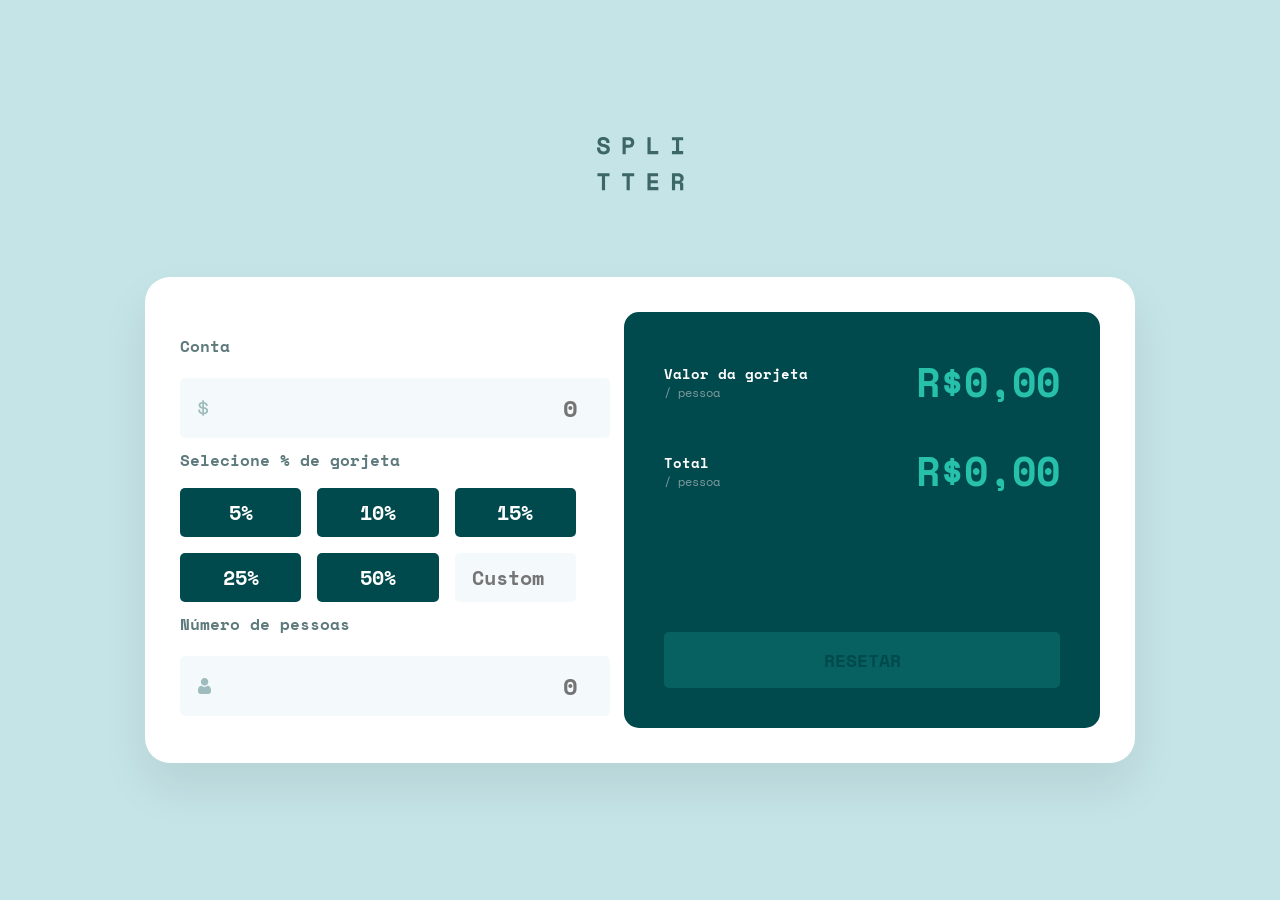
<file: meu-projeto-clone-gorgetas/index.html>
<!doctype html>
<html lang="pt-br">
  <head>
    <meta charset="UTF-8" />
    <meta name="viewport" content="width=device-width, initial-scale=1.0"/>
    <title>Splitter - Calculadora de Gorjetas</title>
    <link href="https://fonts.googleapis.com/css2?family=Space+Mono:wght@700&display=swap" rel="stylesheet"/>
    <link rel="stylesheet" href="style.css"/>
  </head>
  <body>
    <header>
      <img src="assets/logo.svg" alt="SPLITTER"/>
    </header>

    <main class="calculator-card">
      <section class="input-section">
        <div class="input-group">
          <label for="bill" class="icon">Conta</label>
          <div class="input-wrapper">
            <img src="assets/icon-dollar.svg" alt="" class="icon"/>
            <input type="number" id="bill" placeholder="0" step="0.01" min="0"/>
          </div>
        </div>

        <div class="tip-section">
          <p>Selecione % de gorjeta</p>
          <div class="tip-grid">
            <button type="button" class="tip-btn" data-valor="5">5%</button>
            <button type="button" class="tip-btn" data-valor="10">10%</button>
            <button type="button" class="tip-btn" data-valor="15">15%</button>
            <button type="button" class="tip-btn" data-valor="25">25%</button>
            <button type="button" class="tip-btn" data-valor="50">50%</button>
            <input type="number" id="custom-tip" placeholder="Custom"/>
          </div>
        </div>

        <div class="input-group">
          <div class="label-row">
            <label for="people" class="icon">Número de pessoas</label>
            <span class="error-msg" id="error-text">Não pode ser zero</span>
          </div>
          <div class="input-wrapper">
            <img src="assets/icon-person.svg" alt="" class="icon">
            <input type="number" id="people" placeholder="0" min="0"/>
          </div>
        </div>
      </section>

      <section class="results-section">
        <div class="result-row">
          <div class="result-text">
            <p class="title">Valor da gorjeta</p>
            <p class="subtitle">/ pessoa</p>
          </div>
          <div class="amount" id="tip-amount">R$0,00</div>
        </div>

        <div class="result-row">
          <div class="result-text">
            <p class="title">Total</p>
            <p class="subtitle">/ pessoa</p>
          </div>
          <div class="amount" id="total-amount">R$0,00</div>
        </div>

        <button type="button" class="reset-btn">RESETAR</button>
      </section>
    </main>
    <script src="script.js"></script>
  </body>
</html>
</file>
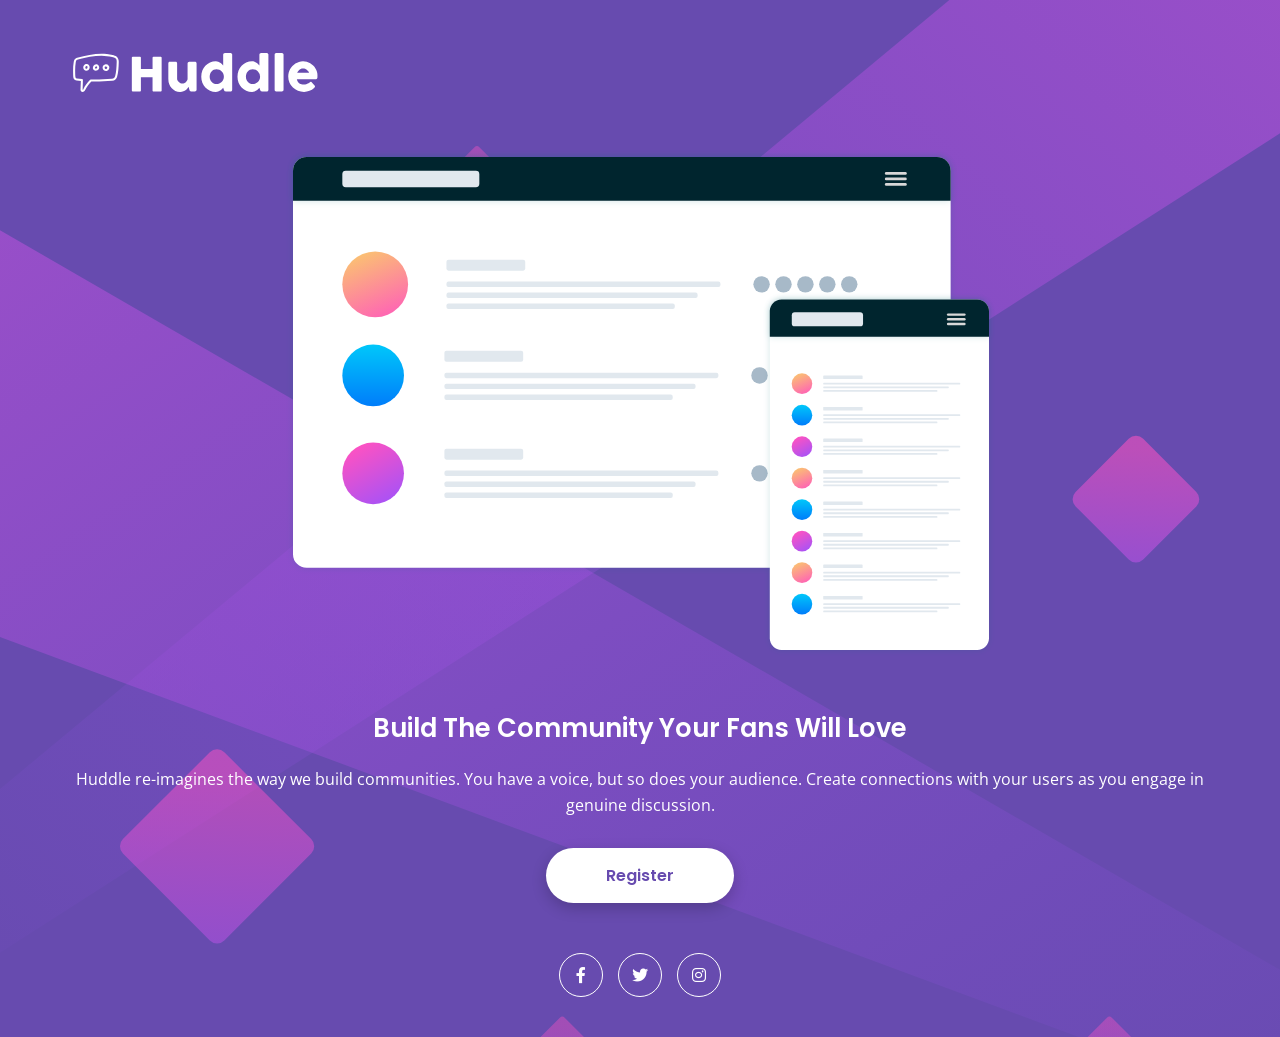
<file: meu-projeto-clone-landing-page/index.html>
<!DOCTYPE html>
<html lang="pt-br">
<head>
    <meta charset="UTF-8">
    <meta name="viewport" content="width=device-width, initial-scale=1.0">
    <title>Huddle Landing Page</title>
    
    <link href="https://fonts.googleapis.com/css2?family=Open+Sans:wght@400&family=Poppins:wght@400;600&display=swap" rel="stylesheet">
    
    <link rel="stylesheet" href="https://cdnjs.cloudflare.com/ajax/libs/font-awesome/6.0.0/css/all.min.css">
    
    <link rel="stylesheet" href="style.css">
</head>

<body>
    <div class="container">
        <header>
            <img src="assets/logo.svg" alt="Huddle Logo" class="logo">
        </header>

        <main class="hero">
            <div class="hero-image">
                <img src="assets/illustration-mockups.svg" alt="Mockups de ecrãs do Huddle">
            </div>

            <div class="hero-content">
                <h1>Build The Community Your Fans Will Love</h1>
                <p>Huddle re-imagines the way we build communities. You have a voice, but so does your audience. Create connections with your users as you engage in genuine discussion.</p>
                <button class="btn-register">Register</button>
            </div>
        </main>

        <footer>
            <div class="social-links">
                <a href="#" aria-label="Facebook"><i class="fab fa-facebook-f"></i></a>
                <a href="#" aria-label="Twitter"><i class="fab fa-twitter"></i></a>
                <a href="#" aria-label="Instagram"><i class="fab fa-instagram"></i></a>
            </div>
        </footer>
    </div>
</body>
</file>
<file: meu-projeto-clone-gorgetas/style.css>
:root {
  --strong-cyan: hsl(172, 67%, 45%);
  --very-dark-cyan: hsl(183, 100%, 15%);
  --dark-grayish-cyan: hsl(186, 14%, 43%);
  --grayish-cyan: hsl(184, 14%, 56%);
  --light-grayish-cyan: hsl(185, 41%, 84%);
  --very-light-grayish-cyan: hsl(189, 47%, 97%);
  --white: hsl(0, 100%, 100%);
  --error-red: #d38c7b;
}

* {
  margin: 0;
  padding: 0;
  font-family: "Space Mono", monospace;
}

body {
  background-color: var(--light-grayish-cyan);
  min-height: 100vh;
  display: flex;
  flex-direction: column;
  align-items: center;
  justify-content: center;
}

header {
  margin-bottom: 80px;
}

.calculator-card {
  background-color: var(--white);
  width: 100%;
  max-width: 920px;
  padding: 35px;
  border-radius: 25px;
  display: flex;
  gap: 48px;
  box-shadow: 0 24px 48px rgba(0, 0, 0, 0.08);
}

.input-section {
  flex: 1;
  padding: 12px 0;
}

.input-group label,
.tip-section p {
  display: flex;
  color: var(--dark-grayish-cyan);
  font-weight: 700;
  margin-bottom: 10px;
}

.input-group {
  padding-top: 10px;
}

.tip-section {
  padding-top: 10px;
}

.input-wrapper {
  position: relative;
}

.input-wrapper .icon{
  position: absolute;
  left: 18px;
  top: 50%;
  transform: translateY(-50%);
}

label.icon {
  color: #5e7a7d;
  font-weight: bold;
  padding-bottom: 10px;
}

.tip-section label {
  padding-top: 10px;
}
.input-wrapper input {
  width: 100%;
  background-color: var(--very-light-grayish-cyan);
  border: 2px solid transparent;
  border-radius: 5px;
  padding: 10px 15px;
  text-align: right;
  font-size: 24px;
  font-weight: 700;
  color: var(--very-dark-cyan);
  outline: none;
  cursor: pointer;
}

.input-wrapper input:focus {
  border-color: var(--strong-cyan);
}

.tip-grid {
  display: grid;
  grid-template-columns: repeat(3, 1fr);
  gap: 16px;
  margin-top: 16px;
}

.tip-btn {
  background-color: var(--very-dark-cyan);
  color: var(--white);
  border: none;
  padding: 10px;
  font-size: 20px;
  font-weight: 700;
  border-radius: 5px;
  cursor: pointer;
  transition: 0.3s;
}

.tip-btn:hover {
  background-color: var(--light-grayish-cyan);
  color: var(--very-dark-cyan);
}

.tip-btn.active {
  background-color: var(--strong-cyan);
  color: var(--very-dark-cyan);
}

#custom-tip {
  background-color: var(--very-light-grayish-cyan);
  border: none;
  border-radius: 5px;
  text-align: center;
  font-size: 20px;
  font-weight: 700;
  color: var(--very-dark-cyan);
  width: 100%;
  padding: 10px;
  box-sizing: border-box;
}

.results-section {
  flex: 1;
  background-color: var(--very-dark-cyan);
  border-radius: 15px;
  padding: 40px;
  display: flex;
  flex-direction: column;
  justify-content: space-between;
}

.result-row {
  display: flex;
  justify-content: space-between;
  align-items: center;
  margin-bottom: 30px;
}

.result-text .title {
  color: var(--white);
  font-size: 14px;
  font-weight: 700;
}

.result-text .subtitle {
  color: var(--grayish-cyan);
  font-size: 12px;
}

.amount {
  color: var(--strong-cyan);
  font-size: 40px;
  font-weight: 700;
}

.reset-btn {
  width: 100%;
  background-color: var(--strong-cyan);
  color: var(--very-dark-cyan);
  border: none;
  padding: 15px;
  border-radius: 5px;
  font-weight: 700;
  font-size: 18px;
  cursor: pointer;
  margin-top: auto;
}

.reset-btn:disabled {
  opacity: 0.2;
}

.label-row {
  display: flex;
  justify-content: space-between;
  align-items: center;
}

.error-msg {
  color: var(--error-red);
  font-weight: 700;
  display: none;
}

.input-wrapper input.error-border {
  border-color: var(--error-red);
}

@media (max-width: 800px) {
  body {
    padding: 0;
    justify-content: flex-start;
  }

  header {
    margin: 50px 0;
  }

  .calculator-card {
    flex-direction: column;
    padding: 32px 24px;
    gap: 32px;
    border-radius: 25px 25px 0 0;
    max-width: 82%;
    margin: 0;
  }

  .input-section {
    padding: 0px;
  }

  .tip-grid {
    grid-template-columns: repeat(2, 1fr);
    gap: 16px;
  }

  .input-wrapper input {
    font-size: 24px;
    padding: 0px;
  }

  .results-section {
    padding: 40px 24px 24px 24px;
    border-radius: 15px;
  }

  .amount {
    font-size: 32px;
  }

  .reset-btn {
    margin-top: 16px;
  }
}
</file>
<file: meu-projeto-clone-landing-page/style.css>
:root {
  --roxo-700: hsl(257, 40%, 49%);
  --magenta-400: hsl(300, 69%, 71%);
  --branco: #ffffff;
}

* {
  margin: 0;
  padding: 0;
  box-sizing: border-box;
}

body {
  background-color: var(--roxo-700);
  background-image: url("assets/bg-mobile.svg");
  background-repeat: no-repeat;
  background-size: cover;
  color: var(--branco);
  font-family: 'Open Sans', 'sans-serif';
  min-height: 100vh;
  padding: 40px 60px;
}

.container {
  max-width: 1440px;
  margin: 0 auto;
  display: flex;
  flex-direction: column;
  justify-content: space-between;
  min-height: 80vh;
}

.hero {
  display: flex;
  flex-direction: column;
  align-items: center;
  gap: 50px;
  text-align: center;
  margin-top: 40px;
}

img {
  max-width: 100%;
  height: auto;
}

h1 {
  font-family: "Poppins", "sans-serif";
  font-weight: 600;
  font-size: 1.6rem;
  margin-bottom: 20px;
  line-height: 1.4;
  overflow-wrap: break-word;
}

p {
  font-size: 1rem;
  line-height: 1.6;
  margin-bottom: 30px;
  overflow-wrap: break-word;
}

.btn-register {
  background-color: var(--branco);
  color: var(--roxo-700);
  padding: 15px 60px;
  border-radius: 30px;
  border: none;
  font-family: "Poppins", "sans-serif";
  font-weight: 600;
  font-size: 1rem;
  cursor: pointer;
  box-shadow: 0px 5px 15px rgba(0, 0, 0, 0.2);
  transition: 0.3s;
}

.btn-register:hover {
  background-color: var(--magenta-400);
  color: var(--branco);
}

.btn-register:focus-visible {
  outline: 3px solid var(--magenta-400);
  outline-offset: 2px;
}

footer {
  margin-top: 50px;
}

.social-links {
  display: flex;
  justify-content: center;
  gap: 15px;
}

.social-links a {
  color: var(--branco);
  border: 1px solid var(--branco);
  width: 44px;
  height: 44px;
  display: flex;
  align-items: center;
  justify-content: center;
  border-radius: 50%;
  text-decoration: none;
  transition: 0.3s;
}

.social-links a:hover {
  color: var(--magenta-400);
  border-color: var(--magenta-400);
}

.social-links a:focus-visible {
  outline: 3px solid var(--magenta-400);
  outline-offset: 2px;
}

@media (min-width: 1440px) {
  .hero {
    flex-direction: row;
    text-align: left;
    gap: 100px;
  }

  img {
    max-width: 600rem;
    height: auto;
  }

  h1 {
    font-size: 2.5rem;
  }

  .social-links {
    justify-content: flex-end;
  }
}

@media (min-width: 375px) {
  body {
    background-image: url("assets/bg-mobile.svg");
    background-size: cover;
    background-position: center;
  }
}
</file>
